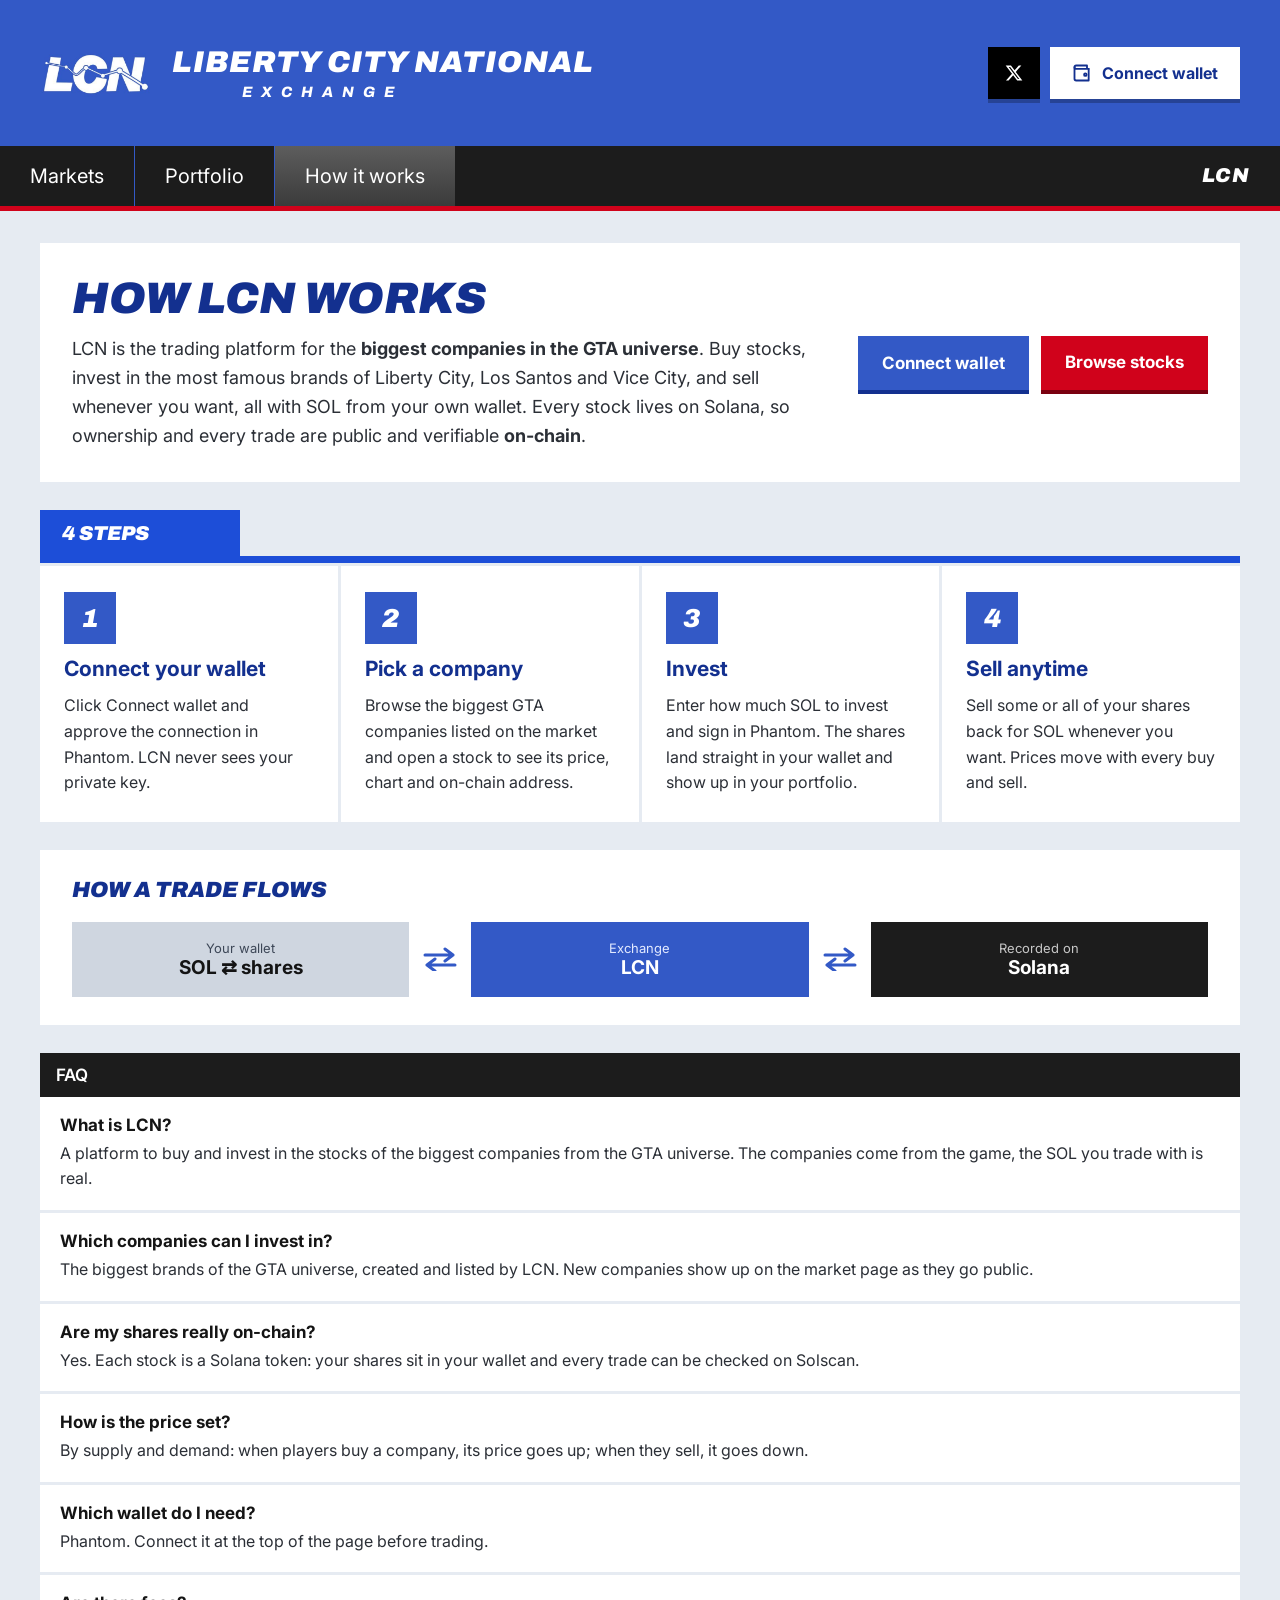
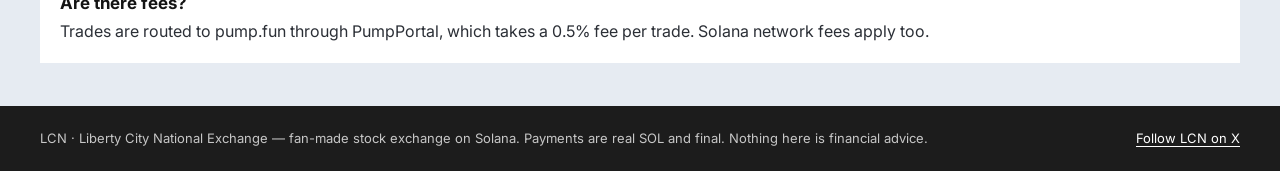
<file: how-it-works.html>
<!doctype html>
<html lang="en">
<head>
<meta charset="utf-8">
<meta name="viewport" content="width=device-width, initial-scale=1">
<title>LCN – How it works</title>
<link rel="icon" href="logos/lcn.png">
<link rel="apple-touch-icon" href="logos/lcn.png">
<meta property="og:image" content="https://lcnpad.netlify.app/logos/lcn.png">
<meta property="og:title" content="LCN – Liberty City National Exchange">
<meta property="og:description" content="The stock exchange of the GTA universe. Buy and sell the biggest companies with $SOL. Every share on-chain.">
<meta name="twitter:card" content="summary">
<meta name="twitter:site" content="@LCNpad">
<link rel="stylesheet" href="style.css">
</head>
<body>
<div class="page">
  <div id="chrome-top"></div>
  <div class="redline"></div>
  <main style="display:flex;flex-direction:column;gap:28px">
    <section class="card" style="display:flex;flex-wrap:wrap;gap:28px;align-items:center;justify-content:space-between">
      <div style="flex:1 1 520px;min-width:0">
        <h1 class="arch" style="margin:0;font-size:44px;line-height:1.05;color:var(--blue-dark)">HOW LCN WORKS</h1>
        <p style="margin:14px 0 0;font-size:18px;line-height:1.6;color:#2b2f36;max-width:740px">LCN is the trading platform for the <b>biggest companies in the GTA universe</b>. Buy stocks, invest in the most famous brands of Liberty City, Los Santos and Vice City, and sell whenever you want, all with SOL from your own wallet. Every stock lives on Solana, so ownership and every trade are public and verifiable <b>on-chain</b>.</p>
      </div>
      <div style="display:flex;gap:12px;flex-wrap:wrap">
        <button type="button" class="btn-blue" data-wallet style="min-height:54px;padding:0 24px;font-size:17px;box-shadow:0 4px 0 var(--blue-dark)"><span data-wallet-label>Connect wallet</span></button>
        <a href="index.html" style="background:var(--red);color:#fff;font-weight:700;font-size:17px;padding:16px 24px;box-shadow:0 4px 0 #7a0010">Browse stocks</a>
      </div>
    </section>

    <div>
      <div style="display:flex"><div class="arch" style="background:var(--blue-tab);color:#fff;padding:12px 22px;font-size:20px;min-width:200px">4 STEPS</div></div>
      <div class="tabbar"></div>
      <section class="steps">
        <div class="step"><span class="n arch">1</span><h2>Connect your wallet</h2><p>Click Connect wallet and approve the connection in Phantom. LCN never sees your private key.</p></div>
        <div class="step"><span class="n arch">2</span><h2>Pick a company</h2><p>Browse the biggest GTA companies listed on the market and open a stock to see its price, chart and on-chain address.</p></div>
        <div class="step"><span class="n arch">3</span><h2>Invest</h2><p>Enter how much SOL to invest and sign in Phantom. The shares land straight in your wallet and show up in your portfolio.</p></div>
        <div class="step"><span class="n arch">4</span><h2>Sell anytime</h2><p>Sell some or all of your shares back for SOL whenever you want. Prices move with every buy and sell.</p></div>
      </section>
    </div>

    <section class="card" style="padding:28px 32px">
      <div class="arch" style="font-size:22px;color:var(--blue-dark);margin-bottom:20px">HOW A TRADE FLOWS</div>
      <div class="flow">
        <div style="background:var(--cell)"><div style="font-size:13px;color:var(--muted)">Your wallet</div><div style="font-size:19px;font-weight:700">SOL ⇄ shares</div></div>
        <svg width="34" height="24" viewBox="0 0 34 24" fill="none" stroke="#3359c6" stroke-width="3" stroke-linecap="round" stroke-linejoin="round" aria-hidden="true"><path d="M2 8h28M22 2l8 6-8 6M32 18H4M12 12l-8 6 8 6"/></svg>
        <div style="background:var(--blue);color:#fff"><div style="font-size:13px;color:#e3eaff">Exchange</div><div style="font-size:19px;font-weight:700">LCN</div></div>
        <svg width="34" height="24" viewBox="0 0 34 24" fill="none" stroke="#3359c6" stroke-width="3" stroke-linecap="round" stroke-linejoin="round" aria-hidden="true"><path d="M2 8h28M22 2l8 6-8 6M32 18H4M12 12l-8 6 8 6"/></svg>
        <div style="background:var(--black);color:#fff"><div style="font-size:13px;color:#c7c7c7">Recorded on</div><div style="font-size:19px;font-weight:700">Solana</div></div>
      </div>
    </section>

    <section class="panel faq">
      <div class="panel-head" style="font-size:17px">FAQ</div>
      <div class="faq-item"><h3>What is LCN?</h3><p>A platform to buy and invest in the stocks of the biggest companies from the GTA universe. The companies come from the game, the SOL you trade with is real.</p></div>
      <div class="faq-item"><h3>Which companies can I invest in?</h3><p>The biggest brands of the GTA universe, created and listed by LCN. New companies show up on the market page as they go public.</p></div>
      <div class="faq-item"><h3>Are my shares really on-chain?</h3><p>Yes. Each stock is a Solana token: your shares sit in your wallet and every trade can be checked on Solscan.</p></div>
      <div class="faq-item"><h3>How is the price set?</h3><p>By supply and demand: when players buy a company, its price goes up; when they sell, it goes down.</p></div>
      <div class="faq-item"><h3>Which wallet do I need?</h3><p>Phantom. Connect it at the top of the page before trading.</p></div>
      <div class="faq-item"><h3>Are there fees?</h3><p>Trades are routed to pump.fun through PumpPortal, which takes a 0.5% fee per trade. Solana network fees apply too.</p></div>
    </section>
  </main>
  <div id="chrome-bottom"></div>
</div>
<script src="app.js"></script>
<script>
(function () {renderChrome('how');})();
</script>
</body>
</html>
</file>
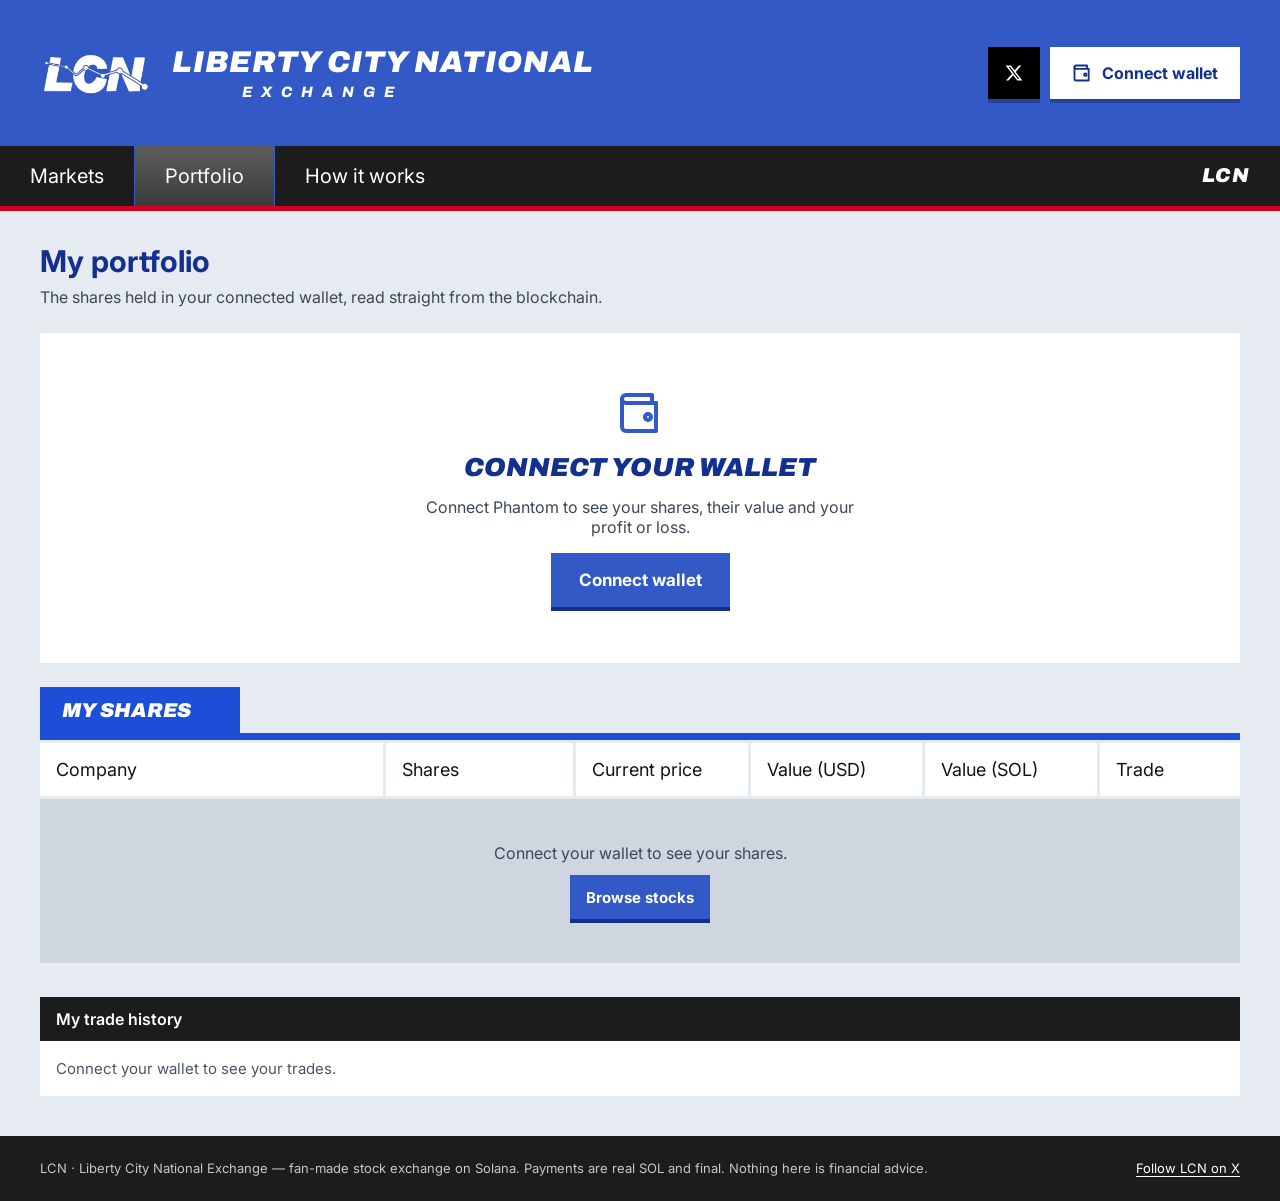
<file: portfolio.html>
<!doctype html>
<html lang="en">
<head>
<meta charset="utf-8">
<meta name="viewport" content="width=device-width, initial-scale=1">
<title>LCN – Portfolio</title>
<link rel="icon" href="logos/lcn.png">
<link rel="apple-touch-icon" href="logos/lcn.png">
<meta property="og:image" content="https://lcnpad.netlify.app/logos/lcn.png">
<meta property="og:title" content="LCN – Liberty City National Exchange">
<meta property="og:description" content="The stock exchange of the GTA universe. Buy and sell the biggest companies with $SOL. Every share on-chain.">
<meta name="twitter:card" content="summary">
<meta name="twitter:site" content="@LCNpad">
<link rel="stylesheet" href="style.css">
</head>
<body>
<div class="page">
  <div id="chrome-top"></div>
  <div class="redline"></div>
  <main style="display:flex;flex-direction:column;gap:24px">
    <div>
      <h1 class="title">My portfolio</h1>
      <p class="lead">The shares held in your connected wallet, read straight from the blockchain.</p>
    </div>

    <section class="card" id="connect-box" style="display:flex;flex-direction:column;align-items:center;gap:16px;text-align:center;padding:56px 24px">
      <svg width="48" height="48" viewBox="0 0 24 24" fill="none" stroke="#3359c6" stroke-width="2" stroke-linecap="round" stroke-linejoin="round" aria-hidden="true"><path d="M20 7H5a2 2 0 0 1 0-4h13v4"/><path d="M3 5v14a2 2 0 0 0 2 2h15V7"/><circle cx="16" cy="14" r="1.5"/></svg>
      <div class="arch" style="font-size:26px;color:var(--blue-dark)">CONNECT YOUR WALLET</div>
      <p style="margin:0;font-size:16px;color:var(--muted);max-width:460px">Connect Phantom to see your shares, their value and your profit or loss.</p>
      <button type="button" class="btn-blue" data-wallet style="min-height:54px;padding:0 28px;font-size:17px;box-shadow:0 4px 0 var(--blue-dark)">Connect wallet</button>
    </section>

    <section class="kpis hidden" id="kpis">
      <div class="kpi blue"><small>Shares value</small><b id="k-value">…</b></div>
      <div class="kpi"><small>Shares value (USD)</small><b id="k-usd">…</b></div>
      <div class="kpi"><small>Stocks held</small><b id="k-count">…</b></div>
      <div class="kpi"><small>SOL in wallet</small><b id="k-sol">…</b></div>
    </section>

    <section>
      <div style="display:flex"><div class="arch" style="background:var(--blue-tab);color:#fff;padding:12px 22px;font-size:20px;min-width:200px">MY SHARES</div></div>
      <div class="tabbar"></div>
      <div class="scroll">
        <div class="table">
          <div class="trow" style="grid-template-columns:2.2fr 1.2fr 1.1fr 1.1fr 1.1fr 0.9fr">
            <div class="th">Company</div><div class="th">Shares</div><div class="th">Current price</div><div class="th">Value (USD)</div><div class="th">Value (SOL)</div><div class="th">Trade</div>
          </div>
          <div id="p-rows" style="display:flex;flex-direction:column;gap:3px">
            <div class="td" style="justify-content:center;flex-direction:column;padding:44px 24px;gap:12px;text-align:center">
              <p style="margin:0;font-size:16px;color:var(--muted)">Connect your wallet to see your shares.</p>
              <a href="index.html" class="btn-blue" style="display:inline-flex;align-items:center;box-shadow:0 4px 0 var(--blue-dark)">Browse stocks</a>
            </div>
          </div>
        </div>
      </div>
      <p class="note" id="p-note"></p>
    </section>

    <section class="panel">
      <div class="panel-head">My trade history</div>
      <div class="panel-empty" id="history-msg">Connect your wallet to see your trades.</div>
    </section>
  </main>
  <div id="chrome-bottom"></div>
</div>
<script src="app.js"></script>
<script>
(function () {
renderChrome('portfolio');
var holdings = null, loading = false, error = '';
function $(id) { return document.getElementById(id); }
function paint() {
  var on = !!LCN.wallet;
  $('connect-box').classList.toggle('hidden', on);
  $('kpis').classList.toggle('hidden', !on);
  if (!on) {
    $('p-rows').innerHTML = '<div class="td" style="justify-content:center;flex-direction:column;padding:44px 24px;gap:12px;text-align:center"><p style="margin:0;font-size:16px;color:var(--muted)">Connect your wallet to see your shares.</p><a href="index.html" class="btn-blue" style="display:inline-flex;align-items:center;box-shadow:0 4px 0 var(--blue-dark)">Browse stocks</a></div>';
    $('history-msg').textContent = 'Connect your wallet to see your trades.';
    $('p-note').textContent = '';
    return;
  }
  $('history-msg').innerHTML = 'Every trade is on-chain: <a href="https://solscan.io/account/' + LCN.wallet + '#transfers" target="_blank" rel="noopener" style="color:var(--blue-tab);text-decoration:underline">see your transfers on Solscan</a>.';
  if (!holdings) {
    $('p-rows').innerHTML = '<div class="td" style="justify-content:center;padding:44px 24px;color:var(--muted)">' + (error || 'Reading your wallet…') + '</div>';
    ['k-value', 'k-usd', 'k-count', 'k-sol'].forEach(function (k) { $(k).textContent = '…'; });
    return;
  }
  var rows = [], totalSol = 0, totalUsd = 0;
  STOCKS.forEach(function (st) {
    var qty = holdings.tokens[st.ca] || 0;
    if (qty <= 0) return;
    var d = LCN.data(st);
    var usd = qty * d.price;
    var sol = d.priceSol ? qty * d.priceSol : null;
    totalUsd += usd; if (sol != null) totalSol += sol;
    rows.push({ st: st, qty: qty, d: d, usd: usd, sol: sol });
  });
  rows.sort(function (a, b) { return b.usd - a.usd; });
  $('k-value').textContent = totalSol.toFixed(4) + ' SOL';
  $('k-usd').textContent = '$' + totalUsd.toFixed(2);
  $('k-count').textContent = rows.length;
  $('k-sol').textContent = holdings.sol.toFixed(4);
  $('p-rows').innerHTML = rows.length ? rows.map(function (r) {
    return '<div class="trow" style="grid-template-columns:2.2fr 1.2fr 1.1fr 1.1fr 1.1fr 0.9fr">' +
      '<div class="td name"><img class="logo" src="' + r.st.img + '" alt=""><span class="sym">' + r.st.sym + '</span><span>' + r.st.name + '</span></div>' +
      '<div class="td" style="font-weight:600">' + fmtQty(r.qty) + '</div>' +
      '<div class="td">' + fmtPrice(r.d.price) + '</div>' +
      '<div class="td">$' + r.usd.toFixed(2) + '</div>' +
      '<div class="td">' + (r.sol != null ? r.sol.toFixed(4) : '—') + '</div>' +
      '<div class="td" style="justify-content:center;padding:8px"><a class="btn-blue" style="display:inline-flex;align-items:center" href="index.html#' + r.st.ca + '">Trade</a></div></div>';
  }).join('') : '<div class="td" style="justify-content:center;flex-direction:column;padding:44px 24px;gap:12px;text-align:center"><p style="margin:0;font-size:16px;color:var(--muted)">You don\'t own any LCN stocks yet.</p><a href="index.html" class="btn-blue" style="display:inline-flex;align-items:center;box-shadow:0 4px 0 var(--blue-dark)">Browse stocks</a></div>';
  $('p-note').textContent = 'Read live from the blockchain for ' + shortAddr(LCN.wallet) + '. Values use current market prices.';
}
async function load() {
  if (!LCN.wallet || loading) return;
  loading = true; error = '';
  try { holdings = await lcnHoldings(LCN.wallet); }
  catch (e) { error = 'Could not read your wallet right now. Retrying…'; }
  loading = false;
  paint();
}
var lastWallet = null;
LCN.onUpdate(function () {
  if (LCN.wallet !== lastWallet) { lastWallet = LCN.wallet; holdings = null; load(); }
  paint();
});
paint();
refreshPrices();
setInterval(refreshPrices, 10000);
setInterval(load, 20000);
})();
</script>
</body>
</html>
</file>
<file: style.css>
@import url('https://fonts.googleapis.com/css2?family=Archivo:ital,wght@1,800;1,900&family=Inter:wght@400;500;600;700&display=swap');

:root {
  --blue: #3359c6;
  --blue-dark: #13308f;
  --blue-tab: #1d4ed8;
  --red: #d0021b;
  --ink: #141414;
  --muted: #3d4757;
  --muted2: #4b5563;
  --bg: #e6ebf2;
  --cell: #cfd6e0;
  --black: #1c1c1c;
  --up: #1a5f20;
  --down: #a50d18;
}
* { box-sizing: border-box; }
body { margin: 0; background: var(--bg); color: var(--ink); font-family: Inter, Helvetica, Arial, sans-serif; }
a { color: inherit; text-decoration: none; }
button { font-family: inherit; }
.arch { font-family: Archivo, sans-serif; font-style: italic; font-weight: 900; }
.page { min-height: 100vh; display: flex; flex-direction: column; }

/* Header */
.header { background: var(--blue); padding: 36px 40px; display: flex; flex-wrap: wrap; align-items: center; justify-content: space-between; gap: 24px; }
.brand { display: flex; align-items: center; gap: 22px; color: #fff; }
.brand-logo { width: 110px; height: 110px; margin: -18px 0; display: block; }
.brand-text { display: flex; flex-direction: column; gap: 6px; }
.brand-title { font-size: 30px; letter-spacing: 1px; }
.brand-sub { font-family: Archivo, sans-serif; font-style: italic; font-weight: 800; font-size: 15px; letter-spacing: 9px; padding-left: 70px; }
.header-actions { display: flex; align-items: center; gap: 10px; }
.x-btn { width: 52px; height: 52px; display: flex; align-items: center; justify-content: center; background: #000; color: #fff; box-shadow: 0 4px 0 rgba(0,0,0,.25); }
.x-btn:hover { background: #222; }
.wallet-btn { background: #fff; color: var(--blue-dark); border: none; padding: 0 22px; min-height: 52px; font-weight: 700; font-size: 16px; cursor: pointer; box-shadow: 0 4px 0 rgba(0,0,0,.25); display: flex; align-items: center; gap: 10px; }

/* Nav */
.nav { background: var(--black); display: flex; flex-wrap: wrap; align-items: stretch; }
.nav a { padding: 18px 30px; font-size: 20px; color: #fff; border-right: 1px solid var(--blue); }
.nav a:hover { background: #3a3a3a; }
.nav a.active { background: linear-gradient(#5d5d5d, #3b3b3b); }
.nav .nav-brand { margin-left: auto; padding: 18px 30px; font-size: 20px; color: #fff; letter-spacing: 1px; }
.redline { height: 5px; background: var(--red); }

/* Ticker */
.ticker { background: #fff; border-bottom: 5px solid var(--red); overflow: hidden; padding: 16px 0; }
.ticker-track { display: flex; gap: 40px; width: max-content; white-space: nowrap; font-size: 22px; animation: ticker 40s linear infinite; }
@keyframes ticker { from { transform: translateX(0); } to { transform: translateX(-50%); } }

main { flex: 1 0 auto; padding: 32px 40px 40px; }
.layout { display: flex; flex-wrap: wrap; gap: 28px; align-items: flex-start; }
.col-main { flex: 999 1 640px; min-width: 0; }
.col-side { flex: 1 1 320px; min-width: 0; display: flex; flex-direction: column; gap: 20px; }
h1.title { margin: 0; font-size: 30px; font-weight: 700; color: var(--blue-dark); }
.lead { margin: 6px 0 0; font-size: 16px; line-height: 1.5; color: var(--muted); max-width: 680px; }
.status { font-size: 14px; font-weight: 600; background: #fff; padding: 8px 12px; color: var(--muted2); }
.status.live { color: var(--up); }

/* Tabs */
.tabs { display: flex; gap: 4px; flex-wrap: wrap; }
.tab { min-width: 200px; min-height: 46px; padding: 0 22px; border: none; cursor: pointer; text-align: left; font-family: Archivo, sans-serif; font-style: italic; font-weight: 900; font-size: 20px; letter-spacing: .5px; background: #5f5f5f; color: #fff; }
.tab.active { background: var(--blue-tab); }
.tabbar { height: 7px; background: var(--blue-tab); }

/* Table */
.scroll { overflow-x: auto; }
.table { min-width: 900px; display: flex; flex-direction: column; gap: 3px; padding-top: 3px; }
.trow { display: grid; grid-template-columns: 2.6fr 1.2fr 1.1fr 1.1fr 1.1fr 0.9fr; gap: 3px; }
.th { background: #fff; padding: 16px; font-size: 18px; }
.td { background: var(--cell); padding: 12px 16px; font-size: 18px; display: flex; align-items: center; justify-content: flex-end; gap: 10px; }
.td.name { justify-content: flex-start; gap: 14px; }
.trow.body:hover .td { background: #9db0c9; }
.logo { width: 40px; height: 40px; flex: 0 0 40px; object-fit: cover; border: 1px solid #8fa0b8; }
.sym { min-width: 92px; font-weight: 600; font-size: 16px; }
.linkbtn { background: none; border: none; padding: 0; min-height: 44px; font: inherit; color: var(--ink); cursor: pointer; text-align: left; text-decoration: underline; text-underline-offset: 3px; }
.btn-blue { background: var(--blue); color: #fff; border: none; font-weight: 700; font-size: 15px; padding: 0 16px; min-height: 44px; cursor: pointer; }
.note { margin: 10px 0 0; font-size: 13px; color: var(--muted2); }

/* Panels */
.panel { background: #fff; }
.panel-head { background: var(--black); color: #fff; padding: 12px 16px; font-weight: 600; font-size: 16px; display: flex; justify-content: space-between; align-items: center; }
.panel-row { display: flex; justify-content: space-between; align-items: center; gap: 10px; padding: 12px 16px; border-bottom: 1px solid #dfe5ee; font-size: 16px; }
.panel-empty { padding: 18px 16px; font-size: 15px; color: var(--muted2); }
.promo { background: var(--blue); color: #fff; padding: 24px; box-shadow: 0 5px 0 var(--blue-dark); }
.promo p { margin: 12px 0 18px; font-size: 15px; line-height: 1.5; color: #e3eaff; }
.promo a { display: block; text-align: center; background: #fff; color: var(--blue-dark); font-weight: 700; font-size: 16px; padding: 14px; }
.dot { width: 9px; height: 9px; border-radius: 50%; background: #37c24a; }

/* Detail */
.hidden { display: none !important; }
.back { background: none; border: none; padding: 8px 0; min-height: 44px; color: var(--blue-tab); font-weight: 600; font-size: 16px; cursor: pointer; }
.stock-head { background: #fff; padding: 22px 24px; display: flex; flex-wrap: wrap; align-items: center; gap: 22px; margin: 8px 0 24px; }
.stock-head img { width: 76px; height: 76px; object-fit: cover; border: 1px solid #8fa0b8; }
.chart-bar { display: flex; flex-wrap: wrap; justify-content: space-between; align-items: center; gap: 10px; background: var(--black); padding: 8px 8px 8px 16px; color: #fff; font-weight: 600; }
.range { min-width: 52px; min-height: 40px; border: none; cursor: pointer; font-weight: 600; font-size: 14px; background: #4a4a4a; color: #fff; }
.range.active { background: var(--blue-tab); }
.chart-box { position: relative; padding: 18px 18px 10px; background: #f4f6fa; }
.chart-label { position: absolute; left: 26px; font-size: 13px; color: var(--muted); background: rgba(255,255,255,.85); padding: 2px 6px; }
.chart-foot { display: flex; justify-content: space-between; font-size: 13px; color: var(--muted2); padding-top: 6px; }
.trade-tabs { display: grid; grid-template-columns: repeat(2, minmax(0, 1fr)); }
.trade-tab { min-height: 54px; border: none; cursor: pointer; font-family: Archivo, sans-serif; font-style: italic; font-weight: 900; font-size: 20px; background: #5f5f5f; color: #fff; }
.trade-tab.buy.active { background: #1a7a24; }
.trade-tab.sell.active { background: #c4121f; }
.trade-body { padding: 20px; display: flex; flex-direction: column; gap: 14px; }
.input { width: 100%; border: 2px solid #8fa0b8; background: #fff; padding: 12px 14px; font: 600 20px Inter, sans-serif; color: var(--ink); }
.input:focus { outline: none; border-color: var(--blue); }
.quick { display: flex; flex-wrap: wrap; gap: 6px; }
.quick button { flex: 1 1 60px; min-height: 44px; border: 2px solid #8fa0b8; background: #fff; font-weight: 600; font-size: 14px; color: var(--ink); cursor: pointer; }
.cta { min-height: 56px; border: none; cursor: pointer; font-family: Archivo, sans-serif; font-style: italic; font-weight: 900; font-size: 22px; color: #fff; background: #1a7a24; box-shadow: 0 5px 0 #0d4413; }
.cta.sell { background: #c4121f; box-shadow: 0 5px 0 #7a0010; }
.stats { display: grid; grid-template-columns: repeat(2, minmax(0, 1fr)); gap: 3px; }
.stat { background: #fff; padding: 14px 16px; }
.stat small { display: block; font-size: 13px; color: var(--muted); }
.stat b { font-size: 20px; }
.ca-row { display: flex; gap: 6px; }
.ca-row code { flex: 1 1 auto; min-width: 0; background: #eef2f8; padding: 12px; font-size: 14px; overflow: hidden; text-overflow: ellipsis; white-space: nowrap; }
.ca-row button { min-width: 76px; border: 2px solid #8fa0b8; background: #fff; cursor: pointer; font-weight: 600; font-size: 14px; color: var(--blue-dark); }
.dark-link { flex: 1 1 160px; text-align: center; background: var(--black); color: #fff; font-weight: 700; font-size: 15px; padding: 13px; }

/* How it works / portfolio */
.card { background: #fff; padding: 32px; }
.steps { display: grid; grid-template-columns: repeat(auto-fit, minmax(240px, 1fr)); gap: 3px; padding-top: 3px; }
.step { background: #fff; padding: 26px 24px; display: flex; flex-direction: column; gap: 12px; }
.step .n { width: 52px; height: 52px; display: flex; align-items: center; justify-content: center; background: var(--blue); color: #fff; font-size: 26px; }
.step h2 { margin: 0; font-size: 21px; color: var(--blue-dark); }
.step p, .faq p { margin: 0; font-size: 16px; line-height: 1.6; color: #2b2f36; }
.faq-item { padding: 18px 20px; border-bottom: 3px solid var(--bg); }
.faq-item h3 { margin: 0 0 6px; font-size: 17px; }
.flow { display: flex; flex-wrap: wrap; align-items: center; gap: 14px; }
.flow > div { flex: 1 1 200px; padding: 18px 20px; text-align: center; }
.kpis { display: grid; grid-template-columns: repeat(auto-fit, minmax(220px, 1fr)); gap: 3px; }
.kpi { background: #fff; padding: 18px 20px; }
.kpi small { font-size: 14px; color: var(--muted); }
.kpi b { display: block; font-size: 28px; margin-top: 4px; }
.kpi.blue { background: var(--blue); color: #fff; }
.kpi.blue small { color: #e3eaff; }

footer { background: var(--black); color: #c7c7c7; padding: 22px 40px; font-size: 13px; line-height: 1.6; display: flex; flex-wrap: wrap; justify-content: space-between; gap: 12px; }

/* Modal */
.modal { position: fixed; inset: 0; background: rgba(10,20,50,.6); display: flex; align-items: center; justify-content: center; padding: 20px; z-index: 50; }
.modal-box { background: #fff; width: 100%; max-width: 440px; box-shadow: 0 8px 0 var(--blue-dark); }
.modal-head { background: var(--blue); color: #fff; padding: 14px 14px 14px 20px; display: flex; justify-content: space-between; align-items: center; font-size: 22px; }
.modal-head button { width: 44px; height: 44px; border: none; background: transparent; color: #fff; cursor: pointer; }
.modal-body { padding: 22px 20px 24px; display: flex; flex-direction: column; gap: 16px; }
.modal-body a { display: block; text-align: center; background: #ab9ff2; color: var(--ink); font-weight: 700; font-size: 17px; padding: 15px; }

@media (max-width: 760px) {
  .header { padding: 14px 16px; flex-wrap: nowrap; gap: 12px; }
  .brand { gap: 10px; min-width: 0; }
  .brand-logo { width: 64px; height: 64px; margin: -6px 0; flex: 0 0 64px; }
  .brand-title { font-size: 16px; letter-spacing: 0; }
  .brand-sub { font-size: 11px; letter-spacing: 5px; padding-left: 18px; }
  .x-btn { width: 44px; height: 44px; }
  .header-actions { gap: 8px; flex: 0 0 auto; }
  .wallet-btn { min-height: 44px; padding: 0 12px; font-size: 14px; flex: 0 0 auto; }
  .wallet-btn svg { display: none; }
  .nav { flex-wrap: nowrap; overflow-x: auto; }
  .nav a { padding: 14px 16px; font-size: 16px; white-space: nowrap; }
  .nav .nav-brand { display: none; }
  .ticker { padding: 10px 0; }
  .ticker-track { font-size: 16px; gap: 28px; }
  main { padding: 20px 14px 28px; }
  footer { padding: 18px 16px; }
  h1.title { font-size: 24px; }
  .tabs { flex-wrap: nowrap; gap: 3px; }
  .tab { min-width: 0; flex: 1 1 0; font-size: 15px; padding: 0 8px; text-align: center; }

  /* stock table becomes a compact list: company | 24h | market cap */
  .stocks { min-width: 0; }
  .stocks .trow { grid-template-columns: minmax(0, 1fr) 76px 84px; }
  .stocks .trow > :nth-child(2), .stocks .trow > :nth-child(3), .stocks .trow > :nth-child(6) { display: none; }
  .stocks .th { padding: 10px 8px; font-size: 13px; }
  .stocks .th:first-child span { display: none; }
  .stocks .td { padding: 10px 8px; font-size: 14px; gap: 4px; }
  .table:not(.stocks) { min-width: 760px; }
  .td.name { gap: 10px; }
  .logo { width: 34px; height: 34px; flex-basis: 34px; }
  .sym { display: none; }
  .linkbtn { font-weight: 600; text-decoration: none; }

  .stock-head { padding: 16px; gap: 14px; }
  .stock-head img { width: 56px; height: 56px; }
  .stock-head h1 { font-size: 30px !important; }
  .stock-head > div:last-child { text-align: left !important; flex: 1 1 100%; }
  .chart-box svg { height: 220px; }
  .card { padding: 22px 18px; }
  .flow svg { transform: rotate(90deg); margin: 0 auto; }
}

@media (max-width: 480px) {
  .brand-text { display: none; }
}
</file>
